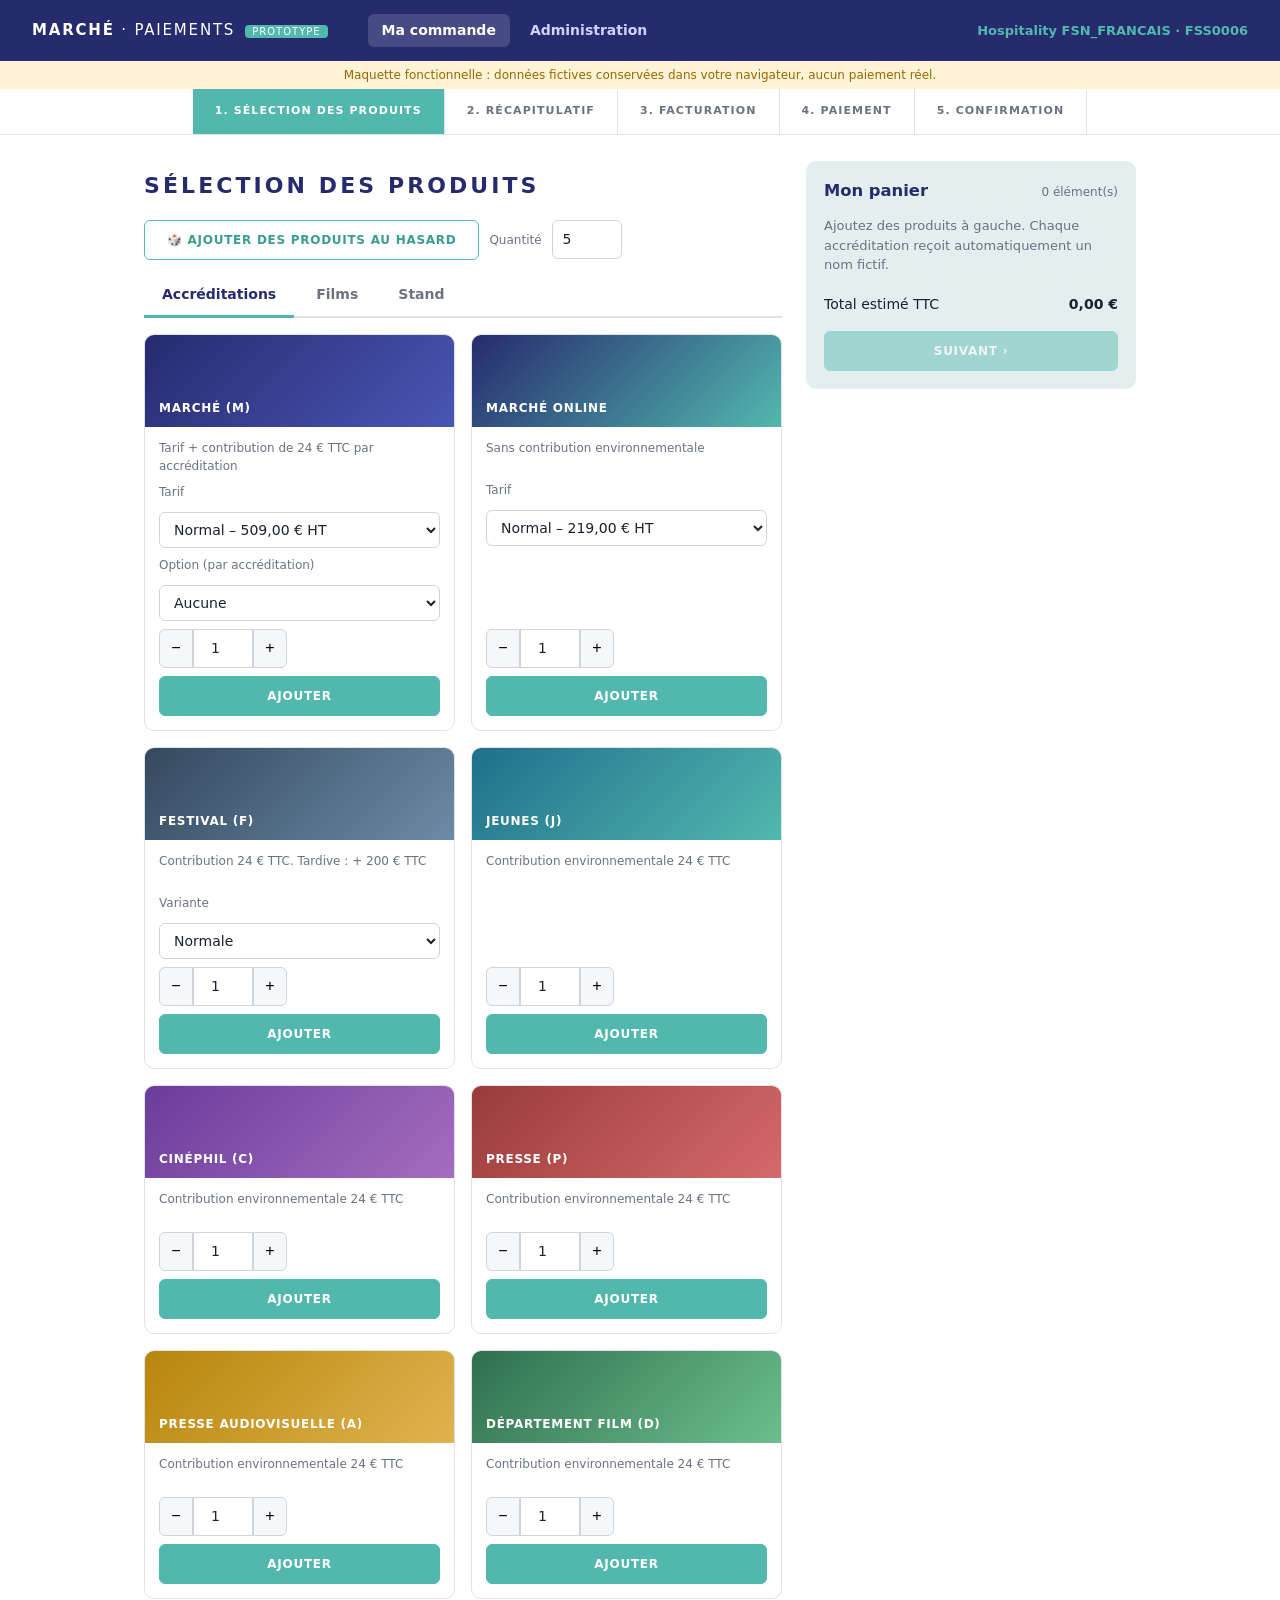
<file: prototype/index.html>
<!doctype html>
<html lang="fr">
<head>
<meta charset="utf-8">
<meta name="viewport" content="width=device-width, initial-scale=1">
<title>Paiements – maquette fonctionnelle</title>
<link rel="stylesheet" href="css/app.css">
</head>
<body>
<div id="app"></div>
<script src="js/services-seed.js"></script>
<script src="js/data.js"></script>
<script src="js/core.js"></script>
<script src="js/app.js"></script>
<script src="js/admin.js"></script>
<script src="js/main.js"></script>
</body>
</html>
</file>
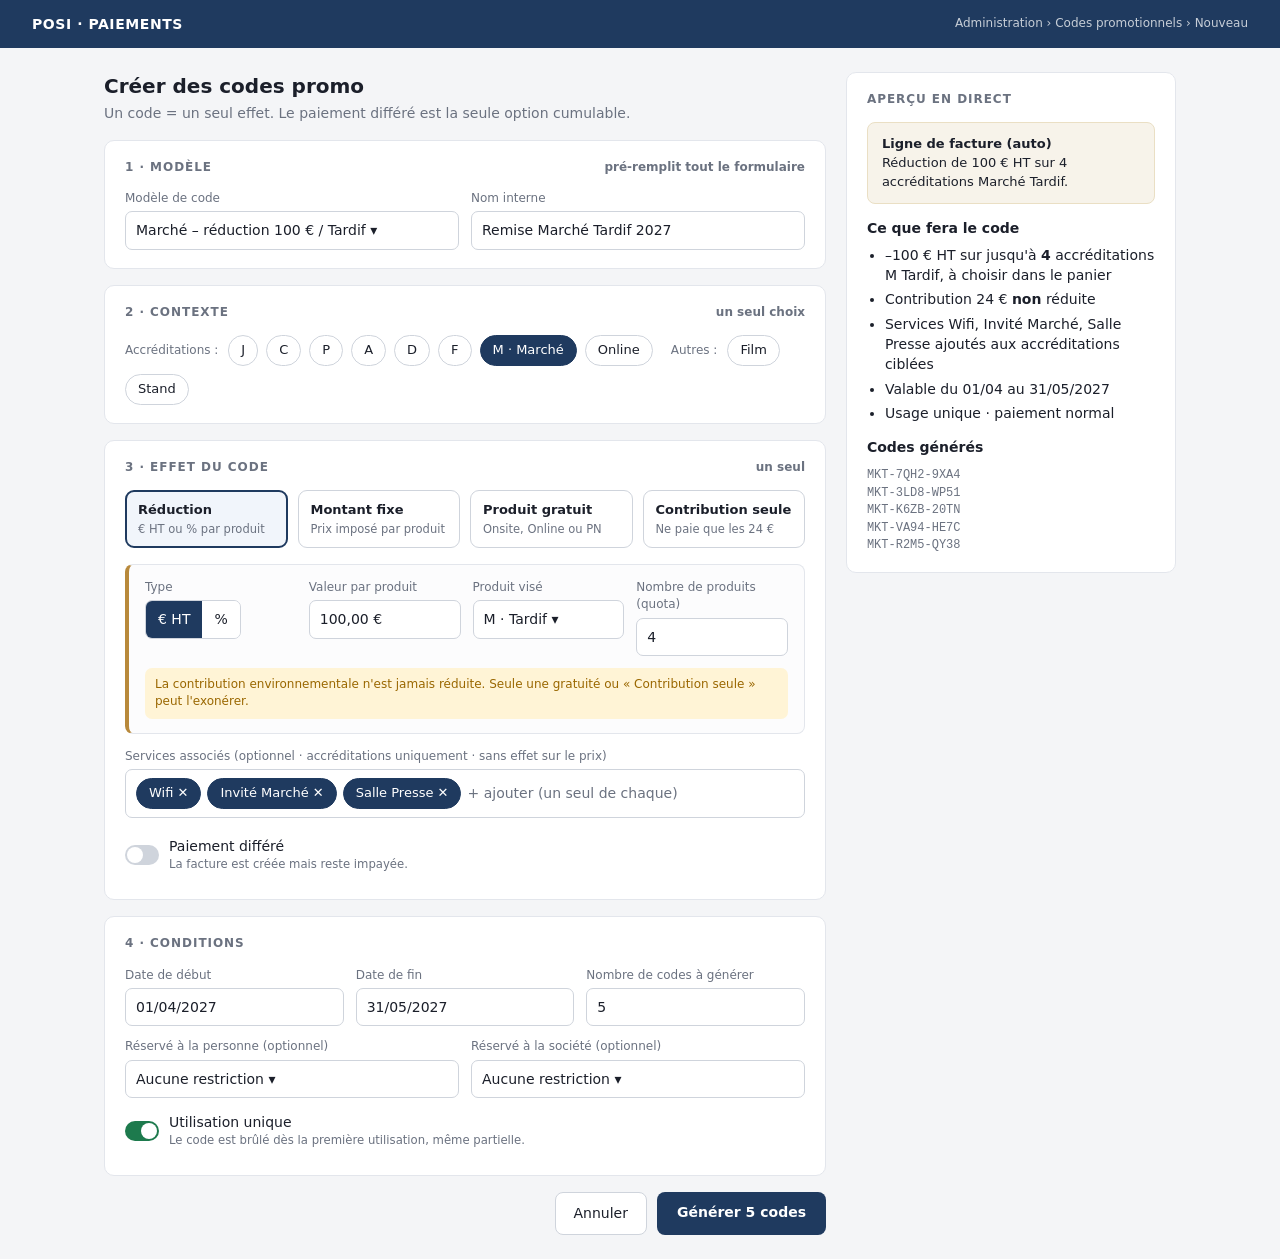
<file: maquettes/createur-codes.html>
<!doctype html>
<html lang="fr">
<head>
<meta charset="utf-8">
<meta name="viewport" content="width=device-width, initial-scale=1">
<title>Création de codes promo – maquette v2</title>
<style>
  :root{
    --bg:#f4f5f7; --card:#fff; --ink:#1b1f2a; --muted:#6b7280; --line:#e3e6ec;
    --brand:#1f3a5f; --accent:#b8893b; --ok:#1d7a4d; --okbg:#e6f4ec; --warn:#9a6700; --warnbg:#fff4d6;
  }
  *{box-sizing:border-box}
  body{margin:0;background:var(--bg);color:var(--ink);font:14px/1.45 system-ui,-apple-system,"Segoe UI",Roboto,sans-serif}
  header{background:var(--brand);color:#fff;padding:14px 32px;display:flex;justify-content:space-between;align-items:center}
  header b{letter-spacing:.04em}
  header span{opacity:.75;font-size:12px}
  .wrap{max-width:1120px;margin:24px auto;padding:0 24px;display:grid;grid-template-columns:1fr 330px;gap:20px}
  h1{font-size:20px;margin:0 0 2px}
  .sub{color:var(--muted);margin:0 0 16px}
  .card{background:var(--card);border:1px solid var(--line);border-radius:10px;padding:18px 20px;margin-bottom:16px}
  .card h2{font-size:12px;letter-spacing:.08em;text-transform:uppercase;color:var(--muted);margin:0 0 14px;display:flex;justify-content:space-between;align-items:center}
  .card h2 em{font-style:normal;text-transform:none;letter-spacing:0}
  label{display:block;font-size:12px;color:var(--muted);margin-bottom:4px}
  .f,.sel{width:100%;border:1px solid #cfd4dc;border-radius:7px;padding:8px 10px;background:#fff}
  .grid{display:grid;gap:12px}
  .g2{grid-template-columns:1fr 1fr}.g3{grid-template-columns:1fr 1fr 1fr}.g4{grid-template-columns:repeat(4,1fr)}
  .ctx{display:flex;flex-wrap:wrap;gap:8px;align-items:center}
  .chip{border:1px solid #cfd4dc;border-radius:999px;padding:5px 12px;font-size:13px;background:#fff}
  .chip.on{background:var(--brand);border-color:var(--brand);color:#fff}
  .lab{color:var(--muted);font-size:12px;margin-right:2px}
  .eff{display:grid;grid-template-columns:repeat(4,1fr);gap:10px;margin-bottom:16px}
  .opt{border:1px solid #cfd4dc;border-radius:9px;padding:10px 12px;background:#fff}
  .opt b{display:block;font-size:13px}.opt small{color:var(--muted);font-size:11.5px;line-height:1.3;display:block;margin-top:2px}
  .opt.on{border:2px solid var(--brand);background:#f1f5fb;padding:9px 11px}
  .panel{border:1px solid var(--line);border-left:4px solid var(--accent);border-radius:8px;padding:14px 16px;background:#fcfcfd}
  .seg{display:inline-flex;border:1px solid #cfd4dc;border-radius:7px;overflow:hidden}
  .seg span{padding:8px 12px;background:#fff}.seg span.on{background:var(--brand);color:#fff}
  .note{background:var(--warnbg);color:var(--warn);border-radius:7px;padding:8px 10px;font-size:12px;margin-top:12px}
  .tog{display:flex;align-items:center;gap:10px;padding:8px 0}
  .sw{width:34px;height:20px;border-radius:20px;background:#cfd4dc;position:relative;flex:none}
  .sw::after{content:"";position:absolute;top:2px;left:2px;width:16px;height:16px;border-radius:50%;background:#fff}
  .sw.on{background:var(--ok)}.sw.on::after{left:16px}
  .tog small{color:var(--muted);display:block}
  aside .card{position:sticky;top:16px}
  .sum{background:#f7f3ea;border:1px solid #eadfc4;border-radius:8px;padding:12px 14px;font-size:13px}
  ul{margin:0;padding-left:18px}li{margin:4px 0}
  .tag{display:inline-block;background:var(--okbg);color:var(--ok);border-radius:5px;padding:1px 7px;font-size:11px;font-weight:600}
  .actions{display:flex;justify-content:flex-end;gap:10px;margin-top:6px}
  .b1{background:var(--brand);color:#fff;border-radius:8px;padding:10px 20px;font-weight:600}
  .b2{background:#fff;border:1px solid #cfd4dc;border-radius:8px;padding:10px 18px}
  .codes{font-family:ui-monospace,Consolas,monospace;font-size:12px;color:var(--muted);margin-top:10px}
</style>
</head>
<body>
<header><b>POSI · PAIEMENTS</b><span>Administration › Codes promotionnels › Nouveau</span></header>
<div class="wrap">
<main>
  <h1>Créer des codes promo</h1>
  <p class="sub">Un code = un seul effet. Le paiement différé est la seule option cumulable.</p>

  <section class="card">
    <h2>1 · Modèle <em>pré-remplit tout le formulaire</em></h2>
    <div class="grid g2">
      <div><label>Modèle de code</label><div class="sel">Marché – réduction 100 € / Tardif ▾</div></div>
      <div><label>Nom interne</label><div class="f">Remise Marché Tardif 2027</div></div>
    </div>
  </section>

  <section class="card">
    <h2>2 · Contexte <em>un seul choix</em></h2>
    <div class="ctx">
      <span class="lab">Accréditations :</span>
      <span class="chip">J</span><span class="chip">C</span><span class="chip">P</span><span class="chip">A</span><span class="chip">D</span><span class="chip">F</span>
      <span class="chip on">M · Marché</span><span class="chip">Online</span>
      <span class="lab" style="margin-left:10px">Autres :</span>
      <span class="chip">Film</span><span class="chip">Stand</span>
    </div>
  </section>

  <section class="card">
    <h2>3 · Effet du code <em>un seul</em></h2>
    <div class="eff">
      <div class="opt on"><b>Réduction</b><small>€ HT ou % par produit</small></div>
      <div class="opt"><b>Montant fixe</b><small>Prix imposé par produit</small></div>
      <div class="opt"><b>Produit gratuit</b><small>Onsite, Online ou PN</small></div>
      <div class="opt"><b>Contribution seule</b><small>Ne paie que les 24 €</small></div>
    </div>
    <div class="panel">
      <div class="grid g4">
        <div><label>Type</label><div class="seg"><span class="on">€ HT</span><span>%</span></div></div>
        <div><label>Valeur par produit</label><div class="f">100,00 €</div></div>
        <div><label>Produit visé</label><div class="sel">M · Tardif ▾</div></div>
        <div><label>Nombre de produits (quota)</label><div class="f">4</div></div>
      </div>
      <div class="note">La contribution environnementale n'est jamais réduite. Seule une gratuité ou « Contribution seule » peut l'exonérer.</div>
    </div>
    <div style="margin-top:14px"><label>Services associés <em style="font-style:normal">(optionnel · accréditations uniquement · sans effet sur le prix)</em></label>
      <div class="f" style="display:flex;gap:6px;flex-wrap:wrap;align-items:center"><span class="chip on">Wifi ✕</span><span class="chip on">Invité Marché ✕</span><span class="chip on">Salle Presse ✕</span><span style="color:var(--muted)">+ ajouter (un seul de chaque)</span></div>
    </div>
    <div class="tog" style="margin-top:10px"><div class="sw"></div><div>Paiement différé<small>La facture est créée mais reste impayée.</small></div></div>
  </section>

  <section class="card">
    <h2>4 · Conditions</h2>
    <div class="grid g3">
      <div><label>Date de début</label><div class="f">01/04/2027</div></div>
      <div><label>Date de fin</label><div class="f">31/05/2027</div></div>
      <div><label>Nombre de codes à générer</label><div class="f">5</div></div>
    </div>
    <div class="grid g2" style="margin-top:12px">
      <div><label>Réservé à la personne (optionnel)</label><div class="sel">Aucune restriction ▾</div></div>
      <div><label>Réservé à la société (optionnel)</label><div class="sel">Aucune restriction ▾</div></div>
    </div>
    <div class="tog" style="margin-top:6px"><div class="sw on"></div><div>Utilisation unique<small>Le code est brûlé dès la première utilisation, même partielle.</small></div></div>
  </section>

  <div class="actions"><span class="b2">Annuler</span><span class="b1">Générer 5 codes</span></div>
</main>

<aside>
  <section class="card">
    <h2>Aperçu en direct</h2>
    <div class="sum">
      <b>Ligne de facture (auto)</b><br>
      Réduction de 100 € HT sur 4 accréditations Marché Tardif.
    </div>
    <p style="margin:14px 0 6px;font-weight:600">Ce que fera le code</p>
    <ul>
      <li>–100 € HT sur jusqu'à <b>4</b> accréditations M Tardif, à choisir dans le panier</li>
      <li>Contribution 24 € <b>non</b> réduite</li>
      <li>Services Wifi, Invité Marché, Salle Presse ajoutés aux accréditations ciblées</li>
      <li>Valable du 01/04 au 31/05/2027</li>
      <li>Usage unique · paiement normal</li>
    </ul>
    <p style="margin:14px 0 6px;font-weight:600">Codes générés</p>
    <div class="codes">MKT-7QH2-9XA4<br>MKT-3LD8-WP51<br>MKT-K6ZB-20TN<br>MKT-VA94-HE7C<br>MKT-R2M5-QY38</div>
  </section>
</aside>
</div>
</body>
</html>
</file>
<file: prototype/css/app.css>
:root{--navy:#262b6e;--teal:#52b8ae;--teal-d:#3a9c92;--bg:#fff;--soft:#e3eeee;--panel:#f1f2f4;--ink:#1d2030;--mut:#6b7280;--line:#dfe3e8;--red:#c0392b;--ok:#1d7a4d;--okbg:#e3f4ea;--warn:#9a6700;--warnbg:#fff4d6}
*{box-sizing:border-box}
body{margin:0;background:var(--bg);color:var(--ink);font:14px/1.5 system-ui,-apple-system,"Segoe UI",Roboto,sans-serif}
a{color:var(--teal-d);text-decoration:none}
h1{font-size:22px;letter-spacing:.14em;text-transform:uppercase;color:var(--navy);margin:8px 0 18px}
h2{font-size:12px;letter-spacing:.14em;text-transform:uppercase;color:var(--navy);margin:0 0 12px}
h3{margin:0 0 12px;color:var(--navy);display:flex;justify-content:space-between;align-items:baseline}h3 small{font-weight:400;color:var(--mut);font-size:12px}
.top{background:var(--navy);color:#fff;display:flex;align-items:center;gap:28px;padding:14px 32px}
.brand{letter-spacing:.12em;font-size:15px}.brand small{margin-left:10px;background:var(--teal);color:#fff;border-radius:4px;padding:1px 7px;font-size:10px;letter-spacing:.1em}
.top nav{display:flex;gap:6px;margin-left:12px}.top nav a{color:#cfd3ff;padding:6px 14px;border-radius:6px;font-weight:600}.top nav a.on{background:rgba(255,255,255,.15);color:#fff}
.user{margin-left:auto;color:var(--teal);font-weight:600;font-size:13px}
.proto-note{background:var(--warnbg);color:var(--warn);text-align:center;padding:5px;font-size:12px}
.stepper{display:flex;justify-content:center;border-bottom:1px solid var(--line);background:#fff}
.stepper a,.stepper span{padding:14px 22px;font-size:11px;letter-spacing:.1em;text-transform:uppercase;color:var(--mut);font-weight:600;border-right:1px solid var(--line)}
.stepper a{color:var(--navy)}.stepper .on{background:var(--teal);color:#fff}.stepper .done{color:var(--navy)}
.wrap{max-width:1040px;margin:26px auto 60px;padding:0 24px}.wrap.wide{max-width:1180px}
.two{display:grid;grid-template-columns:1fr 330px;gap:24px;align-items:start}
.tabs{display:flex;gap:4px;margin-bottom:16px;border-bottom:2px solid var(--line)}
.tab{border:0;background:none;padding:10px 18px;font:inherit;font-weight:700;color:var(--mut);cursor:pointer;border-bottom:3px solid transparent;margin-bottom:-2px}.tab.on{color:var(--navy);border-color:var(--teal)}
.pgrid{display:grid;grid-template-columns:repeat(auto-fill,minmax(205px,1fr));gap:16px}
.pcard{background:#fff;border:1px solid var(--line);border-radius:10px;overflow:hidden;display:flex;flex-direction:column}.pcard.wide{max-width:520px}
.pimg{height:92px;display:flex;align-items:flex-end;padding:10px 14px;color:#fff;font-weight:700;letter-spacing:.06em;text-transform:uppercase;font-size:12px}
.c1{background:linear-gradient(135deg,#1f6f8b,#52b8ae)}.c2{background:linear-gradient(135deg,#6a3d9a,#a56cc1)}.c3{background:linear-gradient(135deg,#9a3b3b,#d46a6a)}.c4{background:linear-gradient(135deg,#b8860b,#e0b34f)}
.c5{background:linear-gradient(135deg,#2f6f4f,#6cbf8d)}.c6{background:linear-gradient(135deg,#34495e,#6c8ba6)}.c7{background:linear-gradient(135deg,#262b6e,#4a56b5)}.c8{background:linear-gradient(135deg,#262b6e,#52b8ae)}
.c9{background:linear-gradient(135deg,#222,#666)}.c10{background:linear-gradient(135deg,#8a5a2b,#d3a56b)}
.pbody{padding:12px 14px 14px;display:flex;flex-direction:column;gap:8px;flex:1}.note{margin:0;color:var(--mut);font-size:12px;min-height:34px}
label{display:block;font-size:12px;color:var(--mut);margin-bottom:3px}
input,select{width:100%;border:1px solid #cfd4dc;border-radius:6px;padding:8px 10px;background:#fff;font:inherit;color:var(--ink)}input.err{border-color:var(--red);background:#fff3f1}
input:focus,select:focus{outline:2px solid var(--teal);outline-offset:-1px}
.qty{display:flex;margin-top:auto}.qty input{text-align:center;border-radius:0;width:60px;flex:none}.qty button{width:34px;border:1px solid #cfd4dc;background:#f6f7f9;cursor:pointer;font-size:16px}
.qty button:first-child{border-radius:6px 0 0 6px}.qty button:last-child{border-radius:0 6px 6px 0}.qty.sm{margin:0}
.btn{display:inline-block;border:1px solid var(--teal);background:var(--teal);color:#fff;border-radius:6px;padding:10px 22px;font:inherit;font-weight:700;letter-spacing:.06em;text-transform:uppercase;font-size:12px;cursor:pointer;text-align:center}
.btn:hover{background:var(--teal-d)}.btn.ghost{background:#fff;color:var(--teal-d)}.btn.full{display:block;width:100%}.btn.off{opacity:.45;pointer-events:none}.btn:disabled{opacity:.6}
.link{background:none;border:0;color:var(--teal-d);cursor:pointer;font:inherit;text-decoration:underline;padding:4px 6px}.link.red{color:var(--red)}
.srow{display:flex;justify-content:space-between;align-items:center;padding:6px 0;border-bottom:1px solid var(--line)}.srow small{display:block;color:var(--mut)}
.side{background:var(--soft);border-radius:10px;padding:18px;position:sticky;top:16px}.empty{color:var(--mut);font-size:13px}
.citem{background:#fff;border-radius:8px;padding:10px;margin-bottom:10px}.ct{display:flex;justify-content:space-between;margin-bottom:6px;color:var(--navy)}
.seat{display:flex;gap:6px;margin-top:5px;align-items:center}.seat input{padding:5px 8px}.seat select{width:78px;padding:5px}
.ic{border:0;background:none;color:var(--mut);cursor:pointer;font-size:15px;width:26px;flex:none}.ic:hover{color:var(--red)}
.sumline{display:flex;justify-content:space-between;padding:6px 0}.sumline.big{font-size:18px;border-top:1px solid #b9cccc;margin-top:6px;padding-top:12px;color:var(--navy)}
.side .btn{margin-top:10px}
.band{display:grid;grid-template-columns:1fr auto}.band .l{background:var(--navy);color:#fff;padding:20px 28px;letter-spacing:.2em;font-weight:700}.band .r{background:var(--teal);color:#fff;padding:20px 40px;letter-spacing:.2em;font-weight:700}
.promo{background:var(--panel);padding:20px 28px;margin-bottom:26px}.chk{display:flex;gap:8px;align-items:flex-start;color:var(--ink);font-size:13px}.chk input{width:auto;margin-top:3px}
.prow{display:flex;gap:10px;margin-top:10px;max-width:460px}.prow .btn{white-space:nowrap}
.msg{margin:10px 0 0;padding:8px 12px;border-radius:6px;font-size:13px}.msg.ok{background:var(--okbg);color:var(--ok)}.msg.ko{background:#fdecea;color:var(--red)}
details{margin-top:10px;font-size:12px;color:var(--mut)}summary{cursor:pointer}.chips{display:flex;flex-wrap:wrap;gap:6px;margin-top:8px}
.chip{border:1px solid #cfd4dc;border-radius:999px;padding:4px 11px;background:#fff;font:inherit;font-size:12px;cursor:pointer;display:inline-flex;gap:6px;align-items:center;color:var(--ink)}.chip.on{background:var(--navy);border-color:var(--navy);color:#fff}
.alist{margin-top:14px;display:grid;gap:8px}.acode{display:flex;justify-content:space-between;gap:12px;background:#fff;border-left:4px solid var(--teal);border-radius:6px;padding:10px 14px}.acode span{color:var(--mut)}.acode small{display:block;color:var(--navy)}
table{border-collapse:collapse;width:100%}.lines th{font-size:11px;letter-spacing:.06em;text-transform:uppercase;color:var(--mut);font-weight:600;text-align:left;padding:8px 10px}
.lines td{padding:9px 10px;border-top:1px solid var(--line);vertical-align:top}.lines tbody.grp tr{background:#fff}.lines .ghead td{background:#eef3f6;border-top:2px solid #cfdada}.lines tbody.grp:not(.single) td:first-child{border-left:4px solid var(--teal)}.lines tbody.grp:not(.single) tr:not(.ghead) td:first-child{padding-left:24px}.lines tbody.single tr{background:#f7f8f9}.lines tr.contrib td{color:#4b5160;font-size:13px}
.lines small{color:var(--mut)}.ind{color:var(--mut)}.r{text-align:right}.c{text-align:center}
.tag{display:inline-block;background:#e5e8fb;color:var(--navy);border-radius:4px;padding:1px 7px;font-size:11px;font-weight:700;margin-left:6px}.tag.ok{background:var(--okbg);color:var(--ok)}.tag.ko{background:#fdecea;color:var(--red)}
.svc{display:inline-block;background:#fff4d6;color:#7a5200;border-radius:4px;padding:1px 6px;font-size:11px;margin:2px 4px 0 0}
.tot{width:320px;margin:0 0 0 auto}.tot td{padding:8px 12px;background:#f1f6f6}.tot td:last-child{text-align:right}.tot tr.grand td{background:var(--soft);color:var(--teal-d);font-weight:700;font-size:16px}
.hint{color:var(--mut);font-size:12px}.nav{display:flex;justify-content:space-between;margin-top:26px}
.card{background:#fff;border:1px solid var(--line);border-radius:10px;padding:20px 22px;margin-bottom:16px}
.form{display:grid;grid-template-columns:1fr 1fr;gap:14px 18px}.fld i{color:var(--red);font-style:normal}.span2{grid-column:span 2}
.addr{background:var(--panel);padding:14px 18px;margin:18px 0;border-radius:6px}.sec{margin-top:30px;padding-top:16px;border-top:1px solid var(--line)}
.info{background:#dfeeee;color:#35575b;padding:14px 18px;border-radius:4px}.cards{display:flex;gap:8px;margin-bottom:14px}
.cb{color:#fff;font-weight:800;border-radius:6px;padding:8px 14px;font-size:13px}.cb.mc{background:var(--navy)}.cb.am{background:#4a8fd6}.cb.vi{background:#3a8bb0}
.paygrid{display:grid;grid-template-columns:1fr 1fr;gap:20px}.payform{background:var(--panel);padding:18px;display:grid;gap:12px}.two2{display:flex;gap:8px}
.done{text-align:center;padding:20px 0 10px}.done .big{width:64px;height:64px;border-radius:50%;background:var(--teal);color:#fff;font-size:34px;display:inline-flex;align-items:center;justify-content:center}.done.pend .big{background:#d9a21b}
.overlay{position:fixed;inset:0;background:rgba(20,22,50,.55);display:flex;align-items:center;justify-content:center;z-index:50}
.modal{background:#fff;border-radius:12px;padding:26px 28px;width:min(620px,94vw);max-height:88vh;overflow:auto}.modal h2{font-size:15px;letter-spacing:.04em;text-transform:none}
.count{background:var(--soft);padding:8px 12px;border-radius:6px}.elig{list-style:none;padding:0;margin:12px 0}.elig li{border:1px solid var(--line);border-radius:8px;margin-bottom:8px}.elig li.dis{opacity:.5}
.elig label{display:flex;gap:12px;align-items:center;padding:10px 14px;margin:0;color:var(--ink);cursor:pointer}.elig input{width:auto}.elig span{flex:1}.elig small{display:block;color:var(--mut)}.elig em{font-style:normal;color:var(--mut);font-size:12px}
.toast{position:fixed;bottom:24px;left:50%;transform:translateX(-50%);background:var(--navy);color:#fff;padding:11px 20px;border-radius:8px;z-index:99;box-shadow:0 6px 20px rgba(0,0,0,.25)}
.bar{display:flex;gap:10px;align-items:center;margin:14px 0}.bar input{width:260px}.bar span{color:var(--mut)}
.adm td,.adm th{font-size:13px}.adm code,.codesout code{font-family:ui-monospace,Consolas,monospace;background:#f1f2f4;padding:2px 6px;border-radius:4px}
.svclist{list-style:none;padding:0;columns:2;gap:20px}.svclist li{display:flex;gap:4px;margin-bottom:6px;break-inside:avoid}
.creator{display:grid;grid-template-columns:1fr 340px;gap:20px;align-items:start}.creator h2 em{font-style:normal;text-transform:none;letter-spacing:0;color:var(--mut);font-weight:400;margin-left:8px}
.grid2{display:grid;grid-template-columns:1fr 1fr;gap:12px}.grid3{display:grid;grid-template-columns:repeat(3,1fr);gap:12px}.grid4{display:grid;grid-template-columns:repeat(4,1fr);gap:12px;margin-top:10px}.span2{grid-column:span 2}
.chips2{display:flex;flex-wrap:wrap;gap:8px;align-items:center}.chips2 .lab{color:var(--mut);font-size:12px;margin-left:6px}.chips2 .chip{margin:0}.chips2 input,.effs input,.seg input{display:none}
.effs{display:grid;grid-template-columns:repeat(5,1fr);gap:10px;margin-bottom:14px}.opt{border:1px solid #cfd4dc;border-radius:9px;padding:10px 12px;margin:0;cursor:pointer;color:var(--ink)}.opt.on{border:2px solid var(--navy);background:#f1f5fb;padding:9px 11px}.opt b{display:block;font-size:13px}.opt small{color:var(--mut);font-size:11.5px;line-height:1.3;display:block}
.panel{border:1px solid var(--line);border-left:4px solid var(--teal);border-radius:8px;padding:14px 16px;background:#fcfcfd}.panel .grid4{margin-top:0}.panel .grid4+.grid4{margin-top:12px}
.seg{display:inline-flex;border:1px solid #cfd4dc;border-radius:7px;overflow:hidden}.seg label{margin:0;padding:8px 14px;background:#fff;cursor:pointer;color:var(--ink)}.seg label.on{background:var(--navy);color:#fff}
.tog{display:flex;align-items:center;gap:12px;margin:12px 0 0;color:var(--ink);cursor:pointer}.tog input{display:none}.tog small{display:block;color:var(--mut)}
.sw{width:36px;height:20px;border-radius:20px;background:#cfd4dc;position:relative;flex:none;transition:.15s}.sw::after{content:"";position:absolute;top:2px;left:2px;width:16px;height:16px;border-radius:50%;background:#fff;transition:.15s}
.tog input:checked+.sw{background:var(--ok)}.tog input:checked+.sw::after{left:18px}
.chosen{display:flex;gap:6px;flex-wrap:wrap;margin:6px 0}.chosen .x{border:0;background:none;color:#fff;cursor:pointer}.svcpick{list-style:none;padding:8px 10px;margin:6px 0 0;max-height:170px;overflow:auto;border:1px solid #cfd4dc;border-radius:6px}
.svcpick label{display:flex;gap:8px;margin:0;color:var(--ink);padding:2px 0}.svcpick input{width:auto}
.sticky{position:sticky;top:16px}.sum{background:#f7f3ea;border:1px solid #eadfc4;border-radius:8px;padding:12px 14px}.ph{margin:14px 0 6px;font-weight:700}.creator ul{margin:0;padding-left:18px}.creator li{margin:4px 0}
.codesout{display:flex;flex-wrap:wrap;gap:10px;margin:10px 0}
@media (max-width:860px){.two,.creator,.paygrid{grid-template-columns:1fr}.effs{grid-template-columns:1fr 1fr}.grid4{grid-template-columns:1fr 1fr}.svclist{columns:1}.band{grid-template-columns:1fr}.stepper{overflow:auto}.top{flex-wrap:wrap;padding:12px 16px}.side,.sticky{position:static}}
@media print{.top,.proto-note,.stepper,.nav{display:none}}
.panel+.fld{margin-top:14px}

.rand{display:flex;gap:10px;align-items:center;margin-bottom:14px}.rand span{color:var(--mut);font-size:12px}.rand input{width:70px}

.tw{overflow-x:auto}.lines .shead td{background:var(--navy);color:#fff;font-weight:700;letter-spacing:.08em;text-transform:uppercase;font-size:12px;border-top:0}.lines tbody.sec+tbody .ghead td,.lines tbody.sec+tbody td{border-top:0}.lines td small{white-space:nowrap}
</file>
